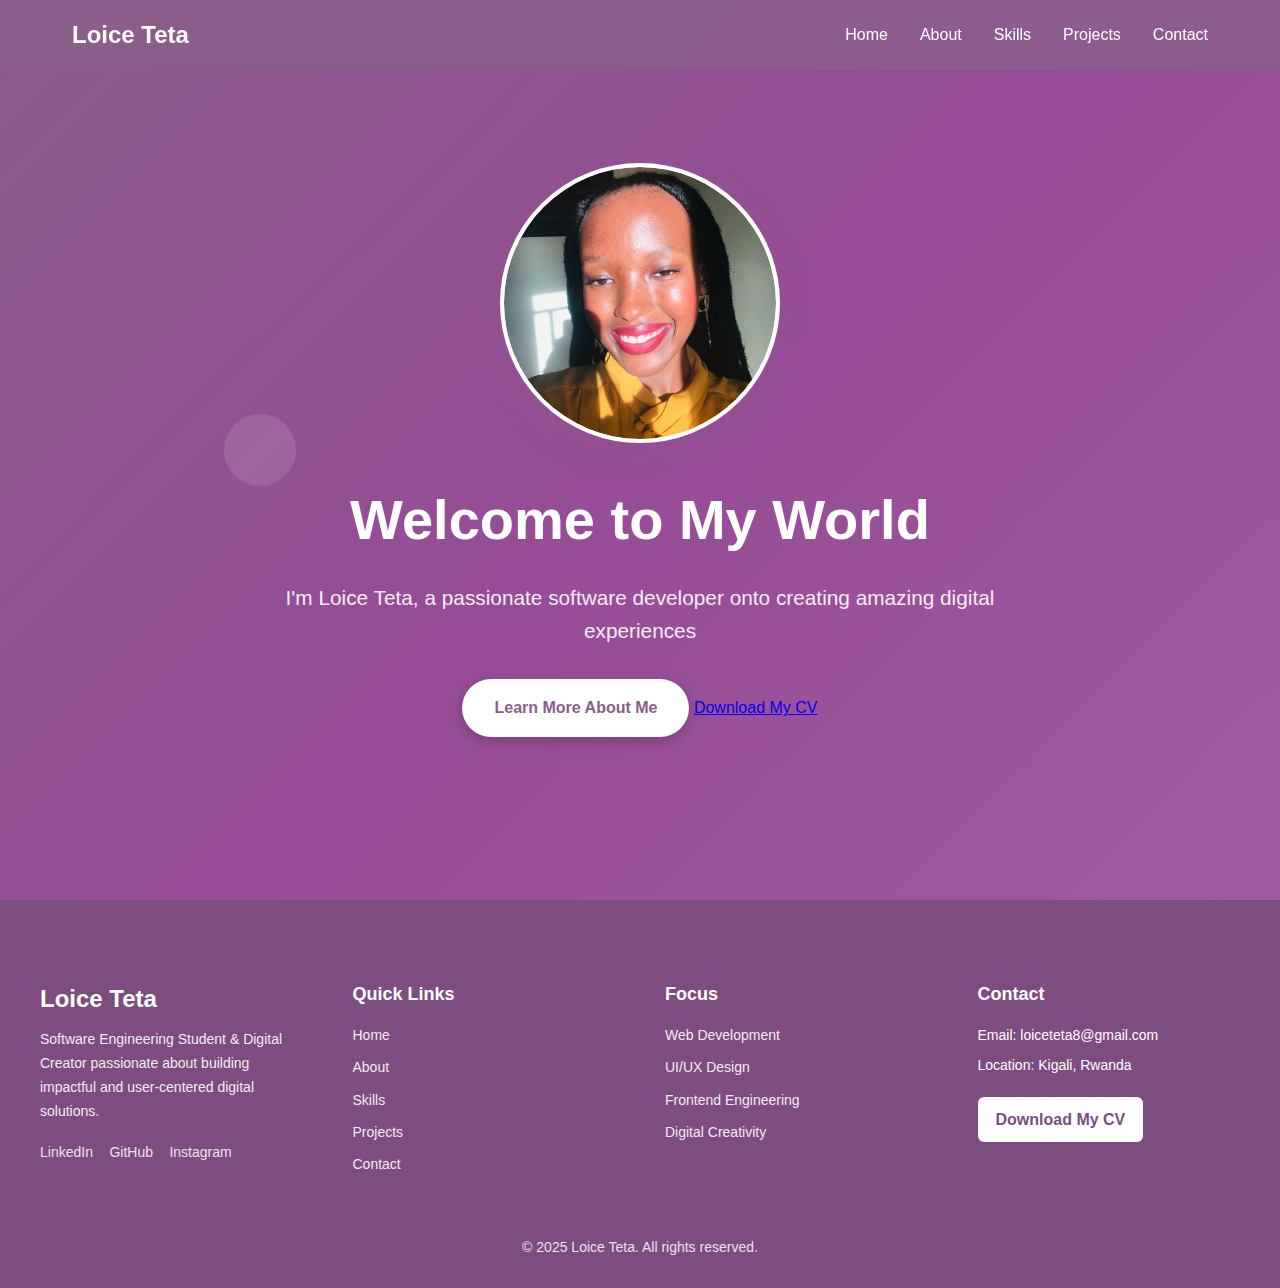
<file: index.html>
<!DOCTYPE html>
<html lang="en">
<head>
    <meta charset="UTF-8">
    <meta name="viewport" content="width=device-width, initial-scale=1.0">
    <title>Loice Teta - Software Developer</title>
    <link rel="stylesheet" href="style.css">
</head>
<body>
    <!-- Navigation -->
    <nav class="navbar" id="navbar">
        <div class="nav-container">
            <a href="#home" class="logo">Loice Teta</a>
            <ul class="nav-menu" id="nav-menu">
                <li><a href="home.html" class="nav-link">Home</a></li>
                <li><a href="about.html" class="nav-link">About</a></li>
                <li><a href="skills.html" class="nav-link">Skills</a></li>
                <li><a href="projects.html" class="nav-link">Projects</a></li>
                <li><a href="contact.html" class="nav-link">Contact</a></li>
            </ul>
            <button class="hamburger" id="hamburger">☰</button>
        </div>
    </nav>

    <!-- Hero Section -->
    <section class="hero" id="home">
        <div class="hero-content">
            <div class="profile-img"><img src="./images/WhatsApp Image 2025-05-12 at 12.57.18 PM.jpeg" alt="Profile Picture"></div>
            <div class="herocontents">  
            <h1>Welcome to My World</h1>
            <p class="subtitle">I'm Loice Teta, a passionate software developer onto creating amazing digital experiences</p>
            <a href="about.html" class="cta-button">Learn More About Me</a>
            <a href="https://www.canva.com/design/DAG7AKJ29Kw/qUcAKcCYRt8hquimF5Y6Cg/edit?utm_content=DAG7AKJ29Kw&utm_campaign=designshare&utm_medium=link2&utm_source=sharebutton"
               target="_blank"
               class="btn cv-btn"> Download My CV</a>   
            
            </div>
        </div>
    </section>

    

    <!-- Footer -->
   <footer class="pro-footer">
  <div class="pro-footer-container">

    <!-- Brand -->
    <div class="footer-brand">
      <h2>Loice Teta</h2>
      <p>
        Software Engineering Student & Digital Creator passionate about
        building impactful and user-centered digital solutions.
      </p>

      <div class="footer-socials">
        <a href="#">LinkedIn</a>
        <a href="#">GitHub</a>
        <a href="#">Instagram</a>
      </div>
    </div>

    <!-- Quick Links -->
    <div class="footer-links">
      <h3>Quick Links</h3>
      <a href="index.html">Home</a>
      <a href="about.html">About</a>
      <a href="skills.html">Skills</a>
      <a href="projects.html">Projects</a>
      <a href="contact.html">Contact</a>
    </div>

    <!-- Services / Focus -->
    <div class="footer-links">
      <h3>Focus</h3>
      <a href="#">Web Development</a>
      <a href="#">UI/UX Design</a>
      <a href="#">Frontend Engineering</a>
      <a href="#">Digital Creativity</a>
    </div>

    <!-- Contact -->
    <div class="footer-contact">
      <h3>Contact</h3>
      <p>Email: loiceteta8@gmail.com</p>
      <p>Location: Kigali, Rwanda</p>

      <a 
        href="https://www.canva.com/design/DAG7AKJ29Kw/qUcAKcCYRt8hquimF5Y6Cg/edit?utm_content=DAG7AKJ29Kw&utm_campaign=designshare&utm_medium=link2&utm_source=sharebutton" 
        target="_blank" 
        class="footer-cv-btn">
        Download My CV
      </a>
    </div>

  </div>

  <div class="footer-bottom">
    <p>© <span id="year"></span>2025 Loice Teta. All rights reserved.</p>
  </div>
</footer>
</file>
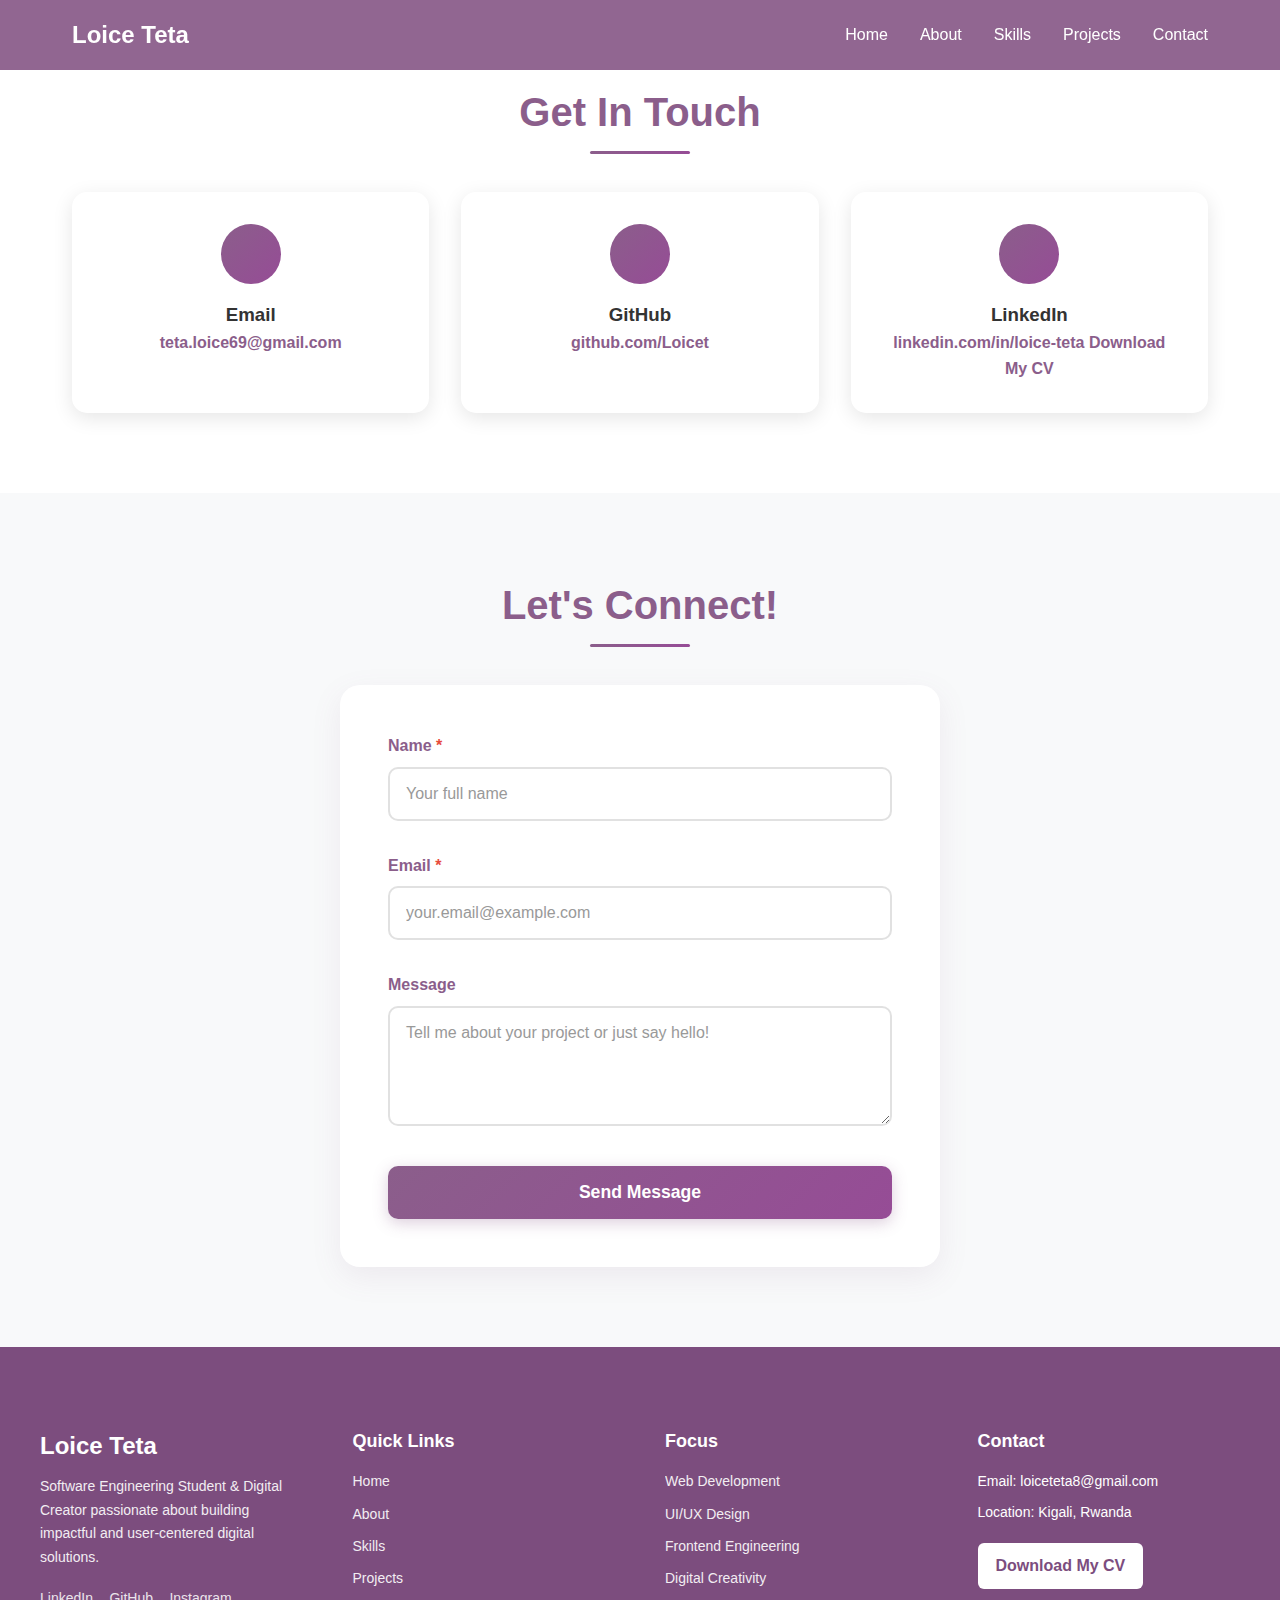
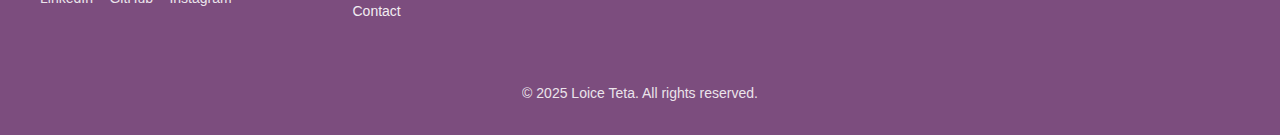
<file: contact.html>
<!DOCTYPE html>
<html lang="en">
<head>
    <meta charset="UTF-8">
    <meta name="viewport" content="width=device-width, initial-scale=1.0">
    <title>Contact | Loice Teta</title>
    <link rel="stylesheet" href="style.css">
</head>
<body>

    <!-- Navigation -->
    <nav class="navbar" id="navbar">
        <div class="nav-container">
            <a href="index.html" class="logo">Loice Teta</a>
            <ul class="nav-menu" id="nav-menu">
                <li><a href="index.html" class="nav-link">Home</a></li>
                <li><a href="about.html" class="nav-link">About</a></li>
                <li><a href="skills.html" class="nav-link">Skills</a></li>
                <li><a href="projects.html" class="nav-link">Projects</a></li>
                <li><a href="contact.html" class="nav-link active">Contact</a></li>
            </ul>
            <button class="hamburger" id="hamburger">☰</button>
        </div>
    </nav>

    <!-- Contact Info Section -->
    <section class="section contact" id="contact">
        <div class="container">
            <h2 class="section-title">Get In Touch</h2>

            <div class="contact-grid">
                <div class="contact-item">
                    <div class="contact-icon"></div>
                    <h3>Email</h3>
                    <a href="mailto:teta.loice69@gmail.com">teta.loice69@gmail.com</a>
                </div>

                <div class="contact-item">
                    <div class="contact-icon"></div>
                    <h3>GitHub</h3>
                    <a href="https://github.com/Loicet" target="_blank">github.com/Loicet</a>
                </div>

                <div class="contact-item">
                    <div class="contact-icon"></div>
                    <h3>LinkedIn</h3>
                    <a href="https://linkedin.com/in/loice-teta" target="_blank">linkedin.com/in/loice-teta</a>
                    <a href="https://www.canva.com/design/DAG7AKJ29Kw/qUcAKcCYRt8hquimF5Y6Cg/edit?utm_content=DAG7AKJ29Kw&utm_campaign=designshare&utm_medium=link2&utm_source=sharebutton"
                       target="_blank"
                       class="btn cv-btn"> Download My CV</a> 
                </div>
            </div>
        </div>
    </section>

    <!-- Contact Form Section -->
    <section class="contact-form-section">
        <div class="container">
            <h2 class="section-title">Let's Connect!</h2>
            <form class="contact-form" action="#" method="POST">
                <div class="form-group">
                    <label for="name">Name <span class="required">*</span></label>
                    <input type="text" id="name" name="name" required placeholder="Your full name">
                </div>
                
                <div class="form-group">
                    <label for="email">Email <span class="required">*</span></label>
                    <input type="email" id="email" name="email" required placeholder="your.email@example.com">
                </div>
                
                <div class="form-group">
                    <label for="message">Message</label>
                    <textarea id="message" name="message" placeholder="Tell me about your project or just say hello!"></textarea>
                </div>
                
                <button type="submit" class="submit-btn">Send Message</button>
            </form>
        </div>
    </section>

    <!-- Footer -->
    <footer class="pro-footer">
  <div class="pro-footer-container">

    <!-- Brand -->
    <div class="footer-brand">
      <h2>Loice Teta</h2>
      <p>
        Software Engineering Student & Digital Creator passionate about
        building impactful and user-centered digital solutions.
      </p>

      <div class="footer-socials">
        <a href="#">LinkedIn</a>
        <a href="#">GitHub</a>
        <a href="#">Instagram</a>
      </div>
    </div>

    <!-- Quick Links -->
    <div class="footer-links">
      <h3>Quick Links</h3>
      <a href="index.html">Home</a>
      <a href="about.html">About</a>
      <a href="skills.html">Skills</a>
      <a href="projects.html">Projects</a>
      <a href="contact.html">Contact</a>
    </div>

    <!-- Services / Focus -->
    <div class="footer-links">
      <h3>Focus</h3>
      <a href="#">Web Development</a>
      <a href="#">UI/UX Design</a>
      <a href="#">Frontend Engineering</a>
      <a href="#">Digital Creativity</a>
    </div>

    <!-- Contact -->
    <div class="footer-contact">
      <h3>Contact</h3>
      <p>Email: loiceteta8@gmail.com</p>
      <p>Location: Kigali, Rwanda</p>

      <a 
        href="https://www.canva.com/design/DAG7AKJ29Kw/qUcAKcCYRt8hquimF5Y6Cg/edit?utm_content=DAG7AKJ29Kw&utm_campaign=designshare&utm_medium=link2&utm_source=sharebutton" 
        target="_blank" 
        class="footer-cv-btn">
        Download My CV
      </a>
    </div>

  </div>

  <div class="footer-bottom">
    <p>© <span id="year"></span>2025 Loice Teta. All rights reserved.</p>
  </div>
</footer>
</file>
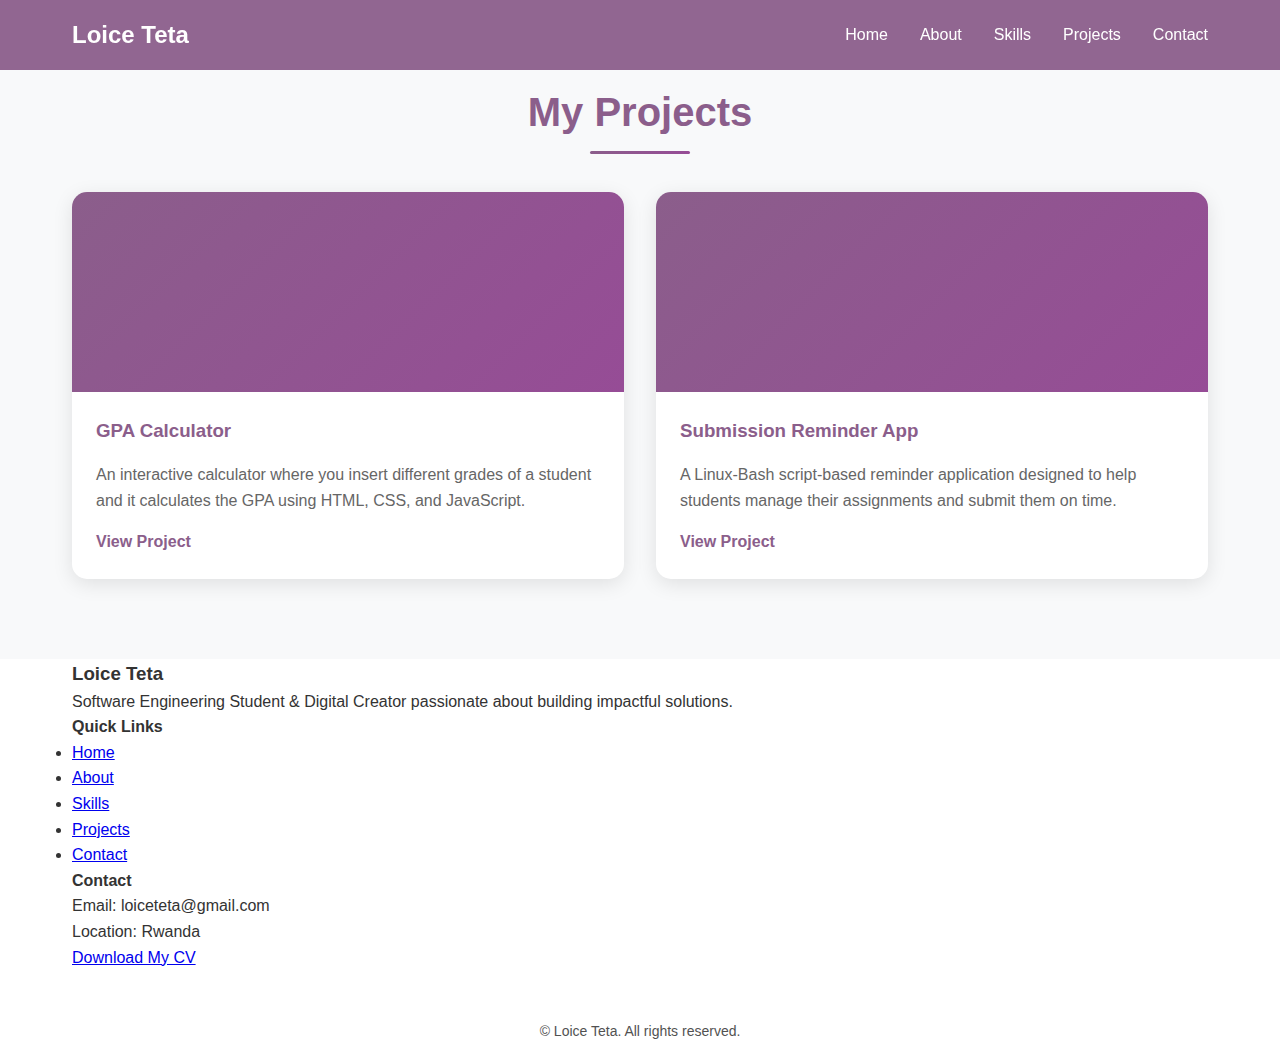
<file: projects.html>
<!DOCTYPE html>
<html lang="en">
<head>
    <meta charset="UTF-8">
    <meta name="viewport" content="width=device-width, initial-scale=1.0">
    <title>Projects | Loice Teta</title>
    <link rel="stylesheet" href="style.css">
</head>
<body>

    <!-- Navigation -->
    <nav class="navbar" id="navbar">
        <div class="nav-container">
            <a href="index.html" class="logo">Loice Teta</a>
            <ul class="nav-menu" id="nav-menu">
                <li><a href="index.html" class="nav-link">Home</a></li>
                <li><a href="about.html" class="nav-link">About</a></li>
                <li><a href="skills.html" class="nav-link">Skills</a></li>
                <li><a href="projects.html" class="nav-link active">Projects</a></li>
                <li><a href="contact.html" class="nav-link">Contact</a></li>
            </ul>
            <button class="hamburger" id="hamburger">☰</button>
        </div>
    </nav>

    <!-- Projects Section -->
    <section class="section projects" id="projects">
        <div class="container">
            <h2 class="section-title">My Projects</h2>

            <div class="projects-grid">
                <div class="project-card">
                    <div class="project-image"></div>
                    <div class="project-content">
                        <h3>GPA Calculator</h3>
                        <p>
                            An interactive calculator where you insert different grades of a student
                            and it calculates the GPA using HTML, CSS, and JavaScript.
                        </p>
                        <a href="#" class="project-link">View Project</a>
                    </div>
                </div>

                <div class="project-card">
                    <div class="project-image"></div>
                    <div class="project-content">
                        <h3>Submission Reminder App</h3>
                        <p>
                            A Linux-Bash script-based reminder application designed to help students
                            manage their assignments and submit them on time.
                        </p>
                        <a href="#" class="project-link">View Project</a>
                    </div>
                </div>
            </div>
        </div>
    </section>

    <!-- Footer -->
   <footer class="footer">
    <div class="container footer-grid">

        <!-- About -->
        <div class="footer-box">
            <h3>Loice Teta</h3>
            <p>Software Engineering Student & Digital Creator passionate about building impactful solutions.</p>
        </div>

        <!-- Quick Links -->
        <div class="footer-box">
            <h4>Quick Links</h4>
            <ul>
                <li><a href="index.html">Home</a></li>
                <li><a href="about.html">About</a></li>
                <li><a href="skills.html">Skills</a></li>
                <li><a href="projects.html">Projects</a></li>
                <li><a href="contact.html">Contact</a></li>
            </ul>
        </div>

        <!-- Contact -->
        <div class="footer-box">
            <h4>Contact</h4>
            <p>Email: loiceteta@gmail.com</p>
            <p>Location: Rwanda</p>
            <a href="https://www.canva.com/design/DAG7AKJ29Kw/qUcAKcCYRt8hquimF5Y6Cg/edit?utm_content=DAG7AKJ29Kw&utm_campaign=designshare&utm_medium=link2&utm_source=sharebutton" download class="footer-btn">
                Download My CV
            </a>
        </div>

    </div>

    <div class="footer-bottom">
        <p>&copy; <span id="year"></span> Loice Teta. All rights reserved.</p>
    </div>
</footer>
</file>
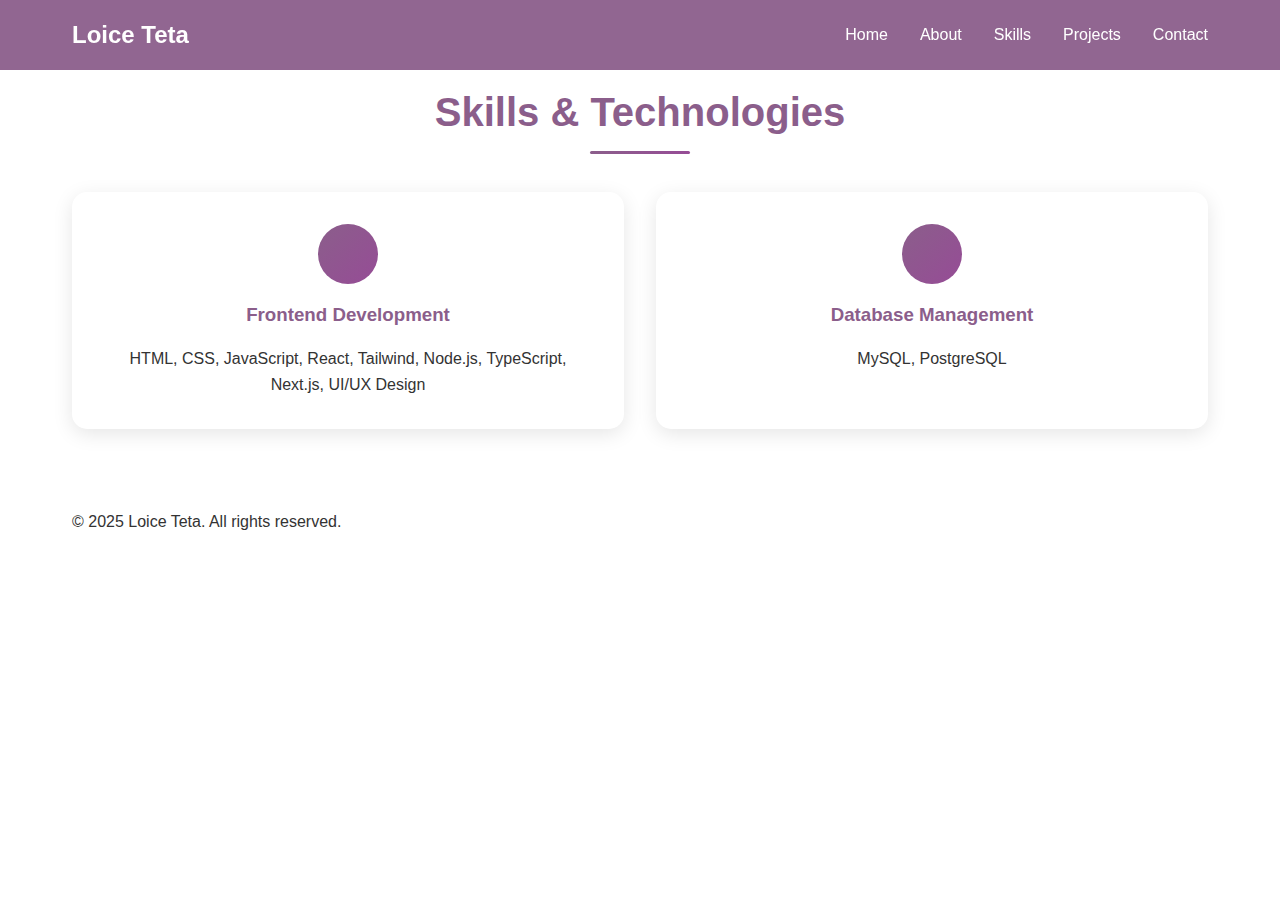
<file: skills.html>
<!DOCTYPE html>
<html lang="en">
<head>
    <meta charset="UTF-8">
    <meta name="viewport" content="width=device-width, initial-scale=1.0">
    <title>Skills | Loice Teta</title>
    <link rel="stylesheet" href="style.css">
</head>
<body>

    <!-- Navigation -->
    <nav class="navbar" id="navbar">
        <div class="nav-container">
            <a href="index.html" class="logo">Loice Teta</a>
            <ul class="nav-menu" id="nav-menu">
                <li><a href="index.html" class="nav-link">Home</a></li>
                <li><a href="about.html" class="nav-link">About</a></li>
                <li><a href="skills.html" class="nav-link active">Skills</a></li>
                <li><a href="projects.html" class="nav-link">Projects</a></li>
                <li><a href="contact.html" class="nav-link">Contact</a></li>
            </ul>
            <button class="hamburger" id="hamburger">☰</button>
        </div>
    </nav>

    <!-- Skills Section -->
    <section class="section skills" id="skills">
        <div class="container">
            <h2 class="section-title">Skills & Technologies</h2>

            <div class="skills-grid">
                <div class="skill-card">
                    <div class="skill-icon"></div>
                    <h3>Frontend Development</h3>
                    <p>
                        HTML, CSS, JavaScript, React, Tailwind, Node.js,
                        TypeScript, Next.js, UI/UX Design
                    </p>
                </div>

                <div class="skill-card">
                    <div class="skill-icon"></div>
                    <h3>Database Management</h3>
                    <p>MySQL, PostgreSQL</p>
                </div>
            </div>
        </div>
    </section>

    <!-- Footer -->
    <footer class="footer">
        <div class="container">
            <p>&copy; 2025 Loice Teta. All rights reserved.</p>
        </div>
    </footer>

    <script src="scripts.js"></script>
</body>
</html>
</file>
<file: style.css>
* {
    margin: 0;
    padding: 0;
    box-sizing: border-box;
}

body {
    font-family: 'Segoe UI', Tahoma, Geneva, Verdana, sans-serif;
    line-height: 1.6;
    color: #333;
    overflow-x: hidden;
}

/* Navigation */
.navbar {
    position: fixed;
    top: 0;
    width: 100%;
    background: rgba(139, 94, 139, 0.95);
    backdrop-filter: blur(10px);
    z-index: 1000;
    padding: 1rem 0;
    transition: all 0.3s ease;
}

.navbar.scrolled {
    background: rgba(139, 94, 139, 0.98);
    box-shadow: 0 2px 20px rgba(0, 0, 0, 0.1);
}

.nav-container {
    max-width: 1200px;
    margin: 0 auto;
    padding: 0 2rem;
    display: flex;
    justify-content: space-between;
    align-items: center;
}

.logo {
    font-size: 1.5rem;
    font-weight: bold;
    color: #fff;
    text-decoration: none;
    transition: color 0.3s ease;
}

.logo:hover {
    color: #d8bfd8;
}

.nav-menu {
    display: flex;
    list-style: none;
    gap: 2rem;
}

.nav-link {
    color: #fff;
    text-decoration: none;
    font-weight: 500;
    transition: color 0.3s ease;
    cursor: pointer;
}

.nav-link:hover {
    color: #d8bfd8;
}

.hamburger {
    display: none;
    background: none;
    border: none;
    color: #fff;
    font-size: 1.5rem;
    cursor: pointer;
}

/* Hero Section */
.hero {
    background: linear-gradient(135deg, #8b5e8b, #964c96, #a05aa0);
    min-height: 100vh;
    display: flex;
    align-items: center;
    justify-content: center;
    text-align: center;
    color: #fff;
    position: relative;
    overflow: hidden;
}

.hero::before {
    content: '';
    position: absolute;
    width: 200%;
    height: 200%;
    background: url('data:image/svg+xml,<svg xmlns="http://www.w3.org/2000/svg" viewBox="0 0 100 100"><circle cx="50" cy="50" r="2" fill="rgba(255,255,255,0.1)"/></svg>') repeat;
    animation: float 20s infinite linear;
}

@keyframes float {
    0% { transform: translateY(0) rotate(0deg); }
    100% { transform: translateY(-100px) rotate(360deg); }
}

.hero-content {
    z-index: 2;
    max-width: 800px;
    padding: 0 2rem;
    animation: fadeInUp 1s ease;
}

@keyframes fadeInUp {
    from {
        opacity: 0;
        transform: translateY(50px);
    }
    to {
        opacity: 1;
        transform: translateY(0);
    }
}

/* FIXED: Profile image with proper responsive behavior */
.profile-img {
    width: 280px;
    height: 280px;
    border-radius: 50%;
    border: 4px solid #fff;
    display: flex;
    align-items: center;
    justify-content: center;
    margin: 0 auto 2rem auto;
    box-shadow: 0 10px 30px rgba(139, 94, 139, 0.3);
    overflow: hidden;
    background: #fff;
}

.profile-img img {
    width: 100%;
    height: 100%;
    object-fit: cover;
    border-radius: 50%;
}

@keyframes pulse {
    0%, 100% { transform: scale(1); }
    50% { transform: scale(1.05); }
}

.hero h1 {
    font-size: 3.5rem;
    margin-bottom: 1rem;
    font-weight: 700;
}

.hero .subtitle {
    font-size: 1.3rem;
    margin-bottom: 2rem;
    opacity: 0.9;
}

.cta-button {
    display: inline-block;
    padding: 1rem 2rem;
    background: #fff;
    color: #8b5e8b;
    text-decoration: none;
    border-radius: 50px;
    font-weight: bold;
    transition: all 0.3s ease;
    box-shadow: 0 4px 15px rgba(0, 0, 0, 0.2);
}

.cta-button:hover {
    transform: translateY(-3px);
    box-shadow: 0 8px 25px rgba(0, 0, 0, 0.3);
}

/* Sections */
.section {
    padding: 5rem 0;
}

.container {
    max-width: 1200px;
    margin: 0 auto;
    padding: 0 2rem;
}

.section-title {
    text-align: center;
    font-size: 2.5rem;
    margin-bottom: 3rem;
    color: #8b5e8b;
    position: relative;
}

.section-title::after {
    content: '';
    position: absolute;
    bottom: -10px;
    left: 50%;
    transform: translateX(-50%);
    width: 100px;
    height: 3px;
    background: linear-gradient(90deg, #8b5e8b, #964c96);
    border-radius: 2px;
}

/* About Section */
.about {
    background: #f8f9fa;
}

.about-content {
    display: grid;
    grid-template-columns: 1fr 2fr;
    gap: 3rem;
    align-items: center;
}

.about-text {
    font-size: 1.1rem;
    line-height: 1.8;
    color: #555;
}

.about-image {
    text-align: center;
}

/* FIXED: About avatar with proper responsive sizing */
.about-avatar {
    width: 250px;
    height: 250px;
    border-radius: 20px;
    background: linear-gradient(135deg, #8b5e8b, #964c96);
    display: flex;
    align-items: center;
    justify-content: center;
    font-size: 6rem;
    color: #fff;
    margin: 0 auto;
    box-shadow: 0 10px 30px rgba(139, 94, 139, 0.3);
    overflow: hidden;
}

.about-avatar img {
    width: 100%;
    height: 100%;
    object-fit: cover;
    border-radius: 20px;
}

/* Skills Section */
.skills-grid {
    display: grid;
    grid-template-columns: repeat(auto-fit, minmax(250px, 1fr));
    gap: 2rem;
}

.skill-card {
    background: #fff;
    padding: 2rem;
    border-radius: 15px;
    box-shadow: 0 5px 20px rgba(0, 0, 0, 0.1);
    text-align: center;
    transition: transform 0.3s ease;
}

.skill-card:hover {
    transform: translateY(-10px);
}

.skill-icon {
    width: 60px;
    height: 60px;
    background: linear-gradient(135deg, #8b5e8b, #964c96);
    border-radius: 50%;
    display: flex;
    align-items: center;
    justify-content: center;
    margin: 0 auto 1rem;
    font-size: 1.5rem;
    color: #fff;
}

.skill-card h3 {
    color: #8b5e8b;
    margin-bottom: 1rem;
}

/* Projects Section */
.projects {
    background: #f8f9fa;
}

.projects-grid {
    display: grid;
    grid-template-columns: repeat(auto-fit, minmax(300px, 1fr));
    gap: 2rem;
}

.project-card {
    background: #fff;
    border-radius: 15px;
    overflow: hidden;
    box-shadow: 0 5px 20px rgba(0, 0, 0, 0.1);
    transition: transform 0.3s ease;
}

.project-card:hover {
    transform: translateY(-10px);
}

.project-image {
    height: 200px;
    background: linear-gradient(135deg, #8b5e8b, #964c96);
    display: flex;
    align-items: center;
    justify-content: center;
    font-size: 3rem;
    color: #fff;
}

.project-content {
    padding: 1.5rem;
}

.project-card h3 {
    color: #8b5e8b;
    margin-bottom: 1rem;
}

.project-card p {
    color: #666;
    margin-bottom: 1rem;
}

.project-link {
    color: #8b5e8b;
    text-decoration: none;
    font-weight: bold;
}

.project-link:hover {
    text-decoration: underline;
}

/* Contact Section */
.contact-grid {
    display: grid;
    grid-template-columns: repeat(auto-fit, minmax(250px, 1fr));
    gap: 2rem;
}

.contact-item {
    background: #fff;
    padding: 2rem;
    border-radius: 15px;
    box-shadow: 0 5px 20px rgba(0, 0, 0, 0.1);
    text-align: center;
    transition: transform 0.3s ease;
}

.contact-item:hover {
    transform: translateY(-5px);
}

.contact-icon {
    width: 60px;
    height: 60px;
    background: linear-gradient(135deg, #8b5e8b, #964c96);
    border-radius: 50%;
    display: flex;
    align-items: center;
    justify-content: center;
    margin: 0 auto 1rem;
    font-size: 1.5rem;
    color: #fff;
}

.contact-item a {
    color: #8b5e8b;
    text-decoration: none;
    font-weight: bold;
}

.contact-item a:hover {
    text-decoration: underline;
}
/* Contact Form Section */
.contact-form-section {
    background: #f8f9fa;
    padding: 5rem 0;
}

.contact-form {
    max-width: 600px;
    margin: 0 auto;
    background: #fff;
    padding: 3rem;
    border-radius: 20px;
    box-shadow: 0 10px 30px rgba(139, 94, 139, 0.1);
}

.form-group {
    margin-bottom: 2rem;
}

.form-group label {
    display: block;
    margin-bottom: 0.5rem;
    color: #8b5e8b;
    font-weight: 600;
    font-size: 1rem;
}

.form-group input,
.form-group textarea {
    width: 100%;
    padding: 1rem;
    border: 2px solid #e1e1e1;
    border-radius: 10px;
    font-size: 1rem;
    font-family: inherit;
    transition: all 0.3s ease;
    background: #fff;
}

.form-group input:focus,
.form-group textarea:focus {
    outline: none;
    border-color: #8b5e8b;
    box-shadow: 0 0 0 3px rgba(139, 94, 139, 0.1);
}

.form-group textarea {
    resize: vertical;
    min-height: 120px;
}

.form-group input::placeholder,
.form-group textarea::placeholder {
    color: #999;
}

.required {
    color: #e74c3c;
}

.submit-btn {
    width: 100%;
    padding: 1rem 2rem;
    background: linear-gradient(135deg, #8b5e8b, #964c96);
    color: #fff;
    border: none;
    border-radius: 10px;
    font-size: 1.1rem;
    font-weight: bold;
    cursor: pointer;
    transition: all 0.3s ease;
    box-shadow: 0 4px 15px rgba(139, 94, 139, 0.3);
}

.submit-btn:hover {
    transform: translateY(-2px);
    box-shadow: 0 8px 25px rgba(139, 94, 139, 0.4);
}

.submit-btn:active {
    transform: translateY(0);
}

.submit-btn:disabled {
    cursor: not-allowed;
    opacity: 0.7;
}

/* Form validation styles */
.error-message {
    color: #e74c3c;
    font-size: 0.875rem;
    margin-top: 0.5rem;
    display: none;
}

.form-status {
    margin-top: 1rem;
    padding: 1rem;
    border-radius: 8px;
    text-align: center;
    font-weight: 500;
    display: none;
}

.form-status.success {
    background-color: #d4edda;
    color: #155724;
    border: 1px solid #c3e6cb;
}

.form-status.error {
    background-color: #f8d7da;
    color: #721c24;
    border: 1px solid #f5c6cb;
}

.btn-loading {
    display: none;
}

/* Footer */
/* ===== PROFESSIONAL FOOTER ===== */

.pro-footer {
  background: #7c4d7e;
  color: white;
  padding: 80px 20px 30px;
}

.pro-footer-container {
  max-width: 1200px;
  margin: auto;
  display: grid;
  grid-template-columns: repeat(4, 1fr);
  gap: 50px;
}

/* Brand */
.footer-brand h2 {
  font-size: 24px;
  margin-bottom: 10px;
}

.footer-brand p {
  font-size: 14px;
  line-height: 1.7;
  opacity: 0.9;
}

.footer-socials {
  margin-top: 15px;
}

.footer-socials a {
  margin-right: 12px;
  color: white;
  text-decoration: none;
  font-size: 14px;
  opacity: 0.85;
}

.footer-socials a:hover {
  opacity: 1;
}

/* Links */
.footer-links h3,
.footer-contact h3 {
  margin-bottom: 15px;
  font-size: 18px;
}

.footer-links a {
  display: block;
  color: white;
  text-decoration: none;
  margin-bottom: 10px;
  font-size: 14px;
  opacity: 0.9;
}

.footer-links a:hover {
  opacity: 1;
}

/* Contact */
.footer-contact p {
  font-size: 14px;
  margin-bottom: 8px;
}

.footer-cv-btn {
  display: inline-block;
  margin-top: 12px;
  padding: 10px 18px;
  background: white;
  color: #7c4d7e;
  border-radius: 6px;
  font-weight: bold;
  text-decoration: none;
  transition: 0.3s;
}

.footer-cv-btn:hover {
  background: #e8d7e8;
}

/* Bottom */
.footer-bottom {
  margin-top: 50px;
  text-align: center;
  font-size: 14px;
  opacity: 0.85;
}

/* Mobile */
@media (max-width: 900px) {
  .pro-footer-container {
    grid-template-columns: 1fr;
    text-align: center;
  }
}
</file>
